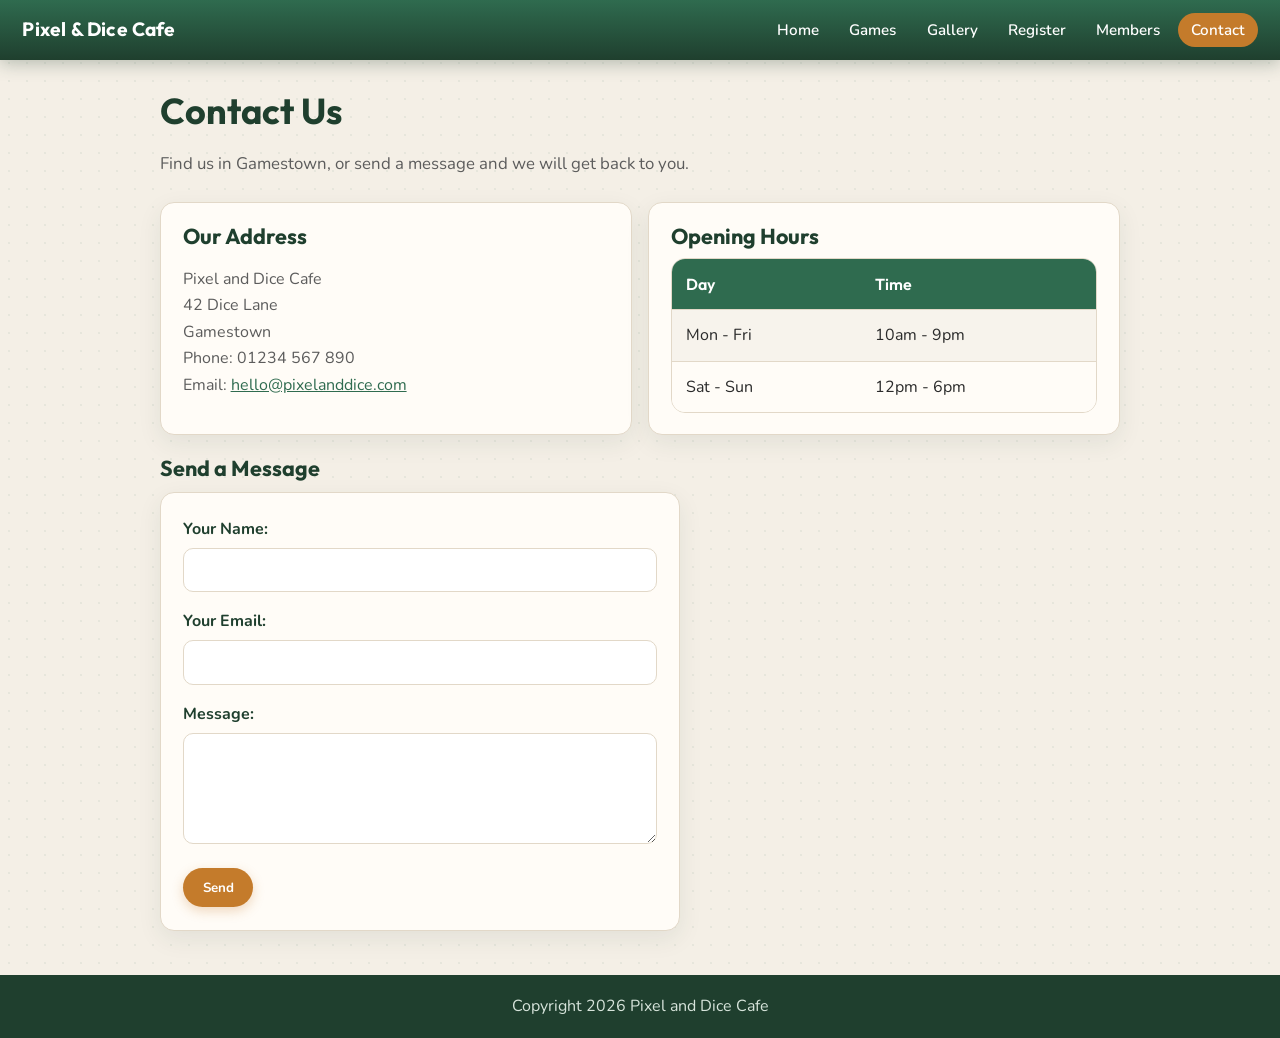
<file: contact.html>
<!DOCTYPE html>
<html lang="en">
<head>
    <meta charset="UTF-8">
    <meta name="viewport" content="width=device-width, initial-scale=1.0">
    <title>Pixel and Dice Cafe - Contact</title>
    <link rel="stylesheet" href="csslab.css">
</head>
<body>

    <nav class="nav">
        <a class="nav-brand" href="index.html">Pixel &amp; Dice Cafe</a>
        <ul class="nav-links">
            <li><a href="index.html">Home</a></li>
            <li><a href="games.html">Games</a></li>
            <li><a href="gallery.html">Gallery</a></li>
            <li><a href="register.php">Register</a></li>
            <li><a href="members.php">Members</a></li>
            <li><a class="active" href="contact.html">Contact</a></li>
        </ul>
    </nav>

    <main class="container">
        <div class="page-intro">
            <h1>Contact Us</h1>
            <p>Find us in Gamestown, or send a message and we will get back to you.</p>
        </div>

        <div class="split">
            <div class="card">
                <h2>Our Address</h2>
                <p>
                    Pixel and Dice Cafe<br>
                    42 Dice Lane<br>
                    Gamestown<br>
                    Phone: 01234 567 890<br>
                    Email: <a href="mailto:hello@pixelanddice.com">hello@pixelanddice.com</a>
                </p>
            </div>

            <div class="card">
                <h2>Opening Hours</h2>
                <div class="table-wrap">
                    <table>
                        <tr>
                            <th>Day</th>
                            <th>Time</th>
                        </tr>
                        <tr>
                            <td>Mon - Fri</td>
                            <td>10am - 9pm</td>
                        </tr>
                        <tr>
                            <td>Sat - Sun</td>
                            <td>12pm - 6pm</td>
                        </tr>
                    </table>
                </div>
            </div>
        </div>

        <h2>Send a Message</h2>
        <form id="contact-form" data-validate>
            <p class="form-error" aria-live="polite"></p>

            <div class="form-group">
                <label for="name">Your Name:</label>
                <input type="text" id="name" name="name" data-required>
            </div>

            <div class="form-group">
                <label for="email">Your Email:</label>
                <input type="email" id="email" name="email" data-required>
            </div>

            <div class="form-group">
                <label for="message">Message:</label>
                <textarea id="message" name="message" rows="4" data-required></textarea>
            </div>

            <button class="btn" type="submit">Send</button>
        </form>
    </main>

    <footer class="footer">
        <p>Copyright 2026 Pixel and Dice Cafe</p>
    </footer>

    <script src="script.js"></script>
</body>
</html>
</file>
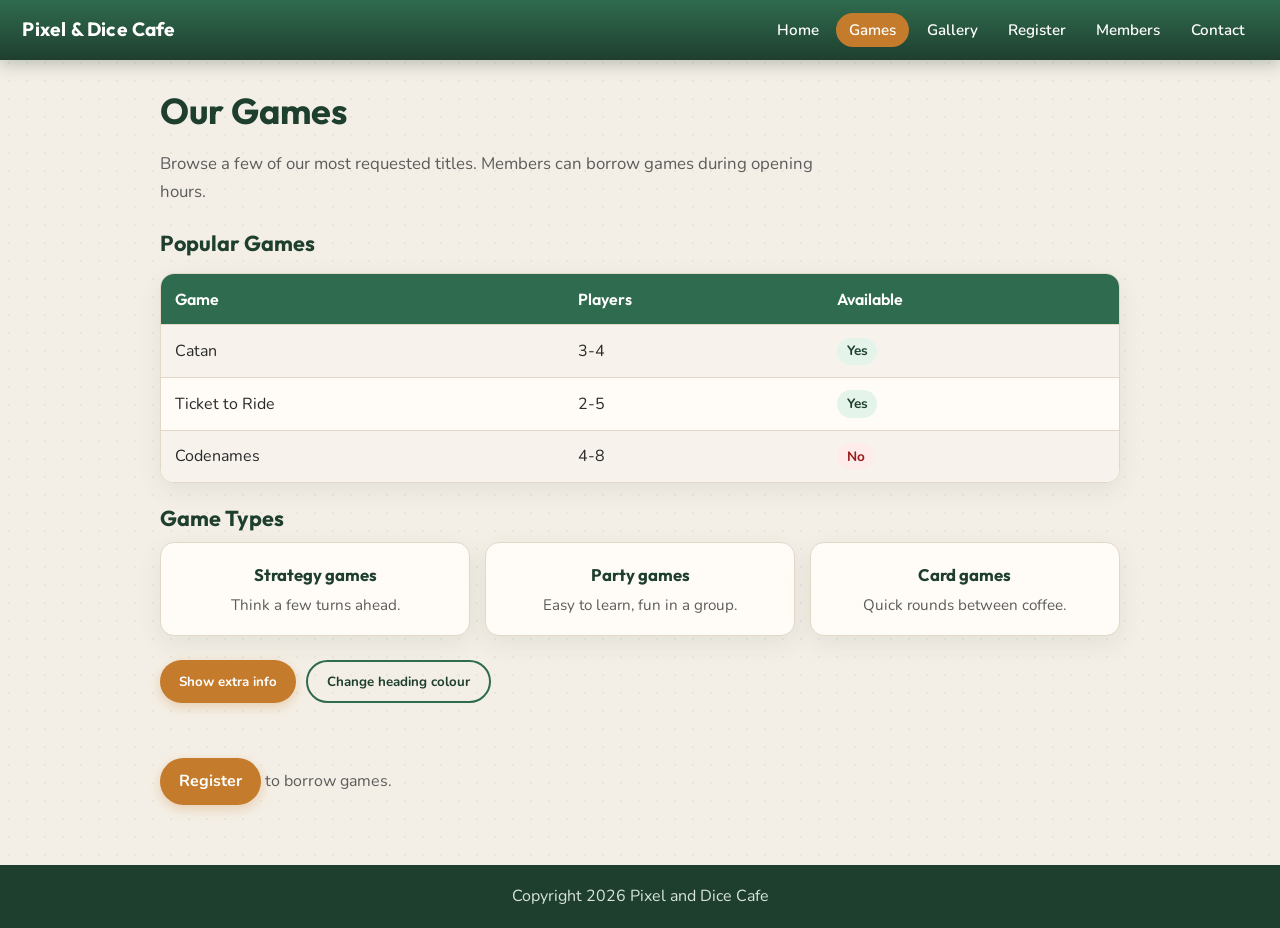
<file: games.html>
<!DOCTYPE html>
<html lang="en">
<head>
    <meta charset="UTF-8">
    <meta name="viewport" content="width=device-width, initial-scale=1.0">
    <title>Pixel and Dice Cafe - Games</title>
    <link rel="stylesheet" href="csslab.css">
</head>
<body>

    <nav class="nav">
        <a class="nav-brand" href="index.html">Pixel &amp; Dice Cafe</a>
        <ul class="nav-links">
            <li><a href="index.html">Home</a></li>
            <li><a class="active" href="games.html">Games</a></li>
            <li><a href="gallery.html">Gallery</a></li>
            <li><a href="register.php">Register</a></li>
            <li><a href="members.php">Members</a></li>
            <li><a href="contact.html">Contact</a></li>
        </ul>
    </nav>

    <main class="container">
        <div class="page-intro">
            <h1 id="games-heading">Our Games</h1>
            <p>Browse a few of our most requested titles. Members can borrow games during opening hours.</p>
        </div>

        <h2>Popular Games</h2>
        <div class="table-wrap">
            <table>
                <tr>
                    <th>Game</th>
                    <th>Players</th>
                    <th>Available</th>
                </tr>
                <tr>
                    <td>Catan</td>
                    <td>3-4</td>
                    <td><span class="badge badge-yes">Yes</span></td>
                </tr>
                <tr>
                    <td>Ticket to Ride</td>
                    <td>2-5</td>
                    <td><span class="badge badge-yes">Yes</span></td>
                </tr>
                <tr>
                    <td>Codenames</td>
                    <td>4-8</td>
                    <td><span class="badge badge-no">No</span></td>
                </tr>
            </table>
        </div>

        <h2>Game Types</h2>
        <ul class="info-grid">
            <li class="card mini-card">
                <strong>Strategy games</strong>
                <p>Think a few turns ahead.</p>
            </li>
            <li class="card mini-card">
                <strong>Party games</strong>
                <p>Easy to learn, fun in a group.</p>
            </li>
            <li class="card mini-card">
                <strong>Card games</strong>
                <p>Quick rounds between coffee.</p>
            </li>
        </ul>

        <div class="btn-row">
            <button type="button" class="btn" id="toggle-info-btn">Show extra info</button>
            <button type="button" class="btn btn-outline" id="change-colour-btn">Change heading colour</button>
        </div>

        <div id="extra-info" class="card">
            <p>Members can borrow up to 3 games at a time. Ask staff if you need a rules explanation.</p>
        </div>
        <p id="confirm-message"></p>

        <p><a class="btn" href="register.php">Register</a> to borrow games.</p>
    </main>

    <footer class="footer">
        <p>Copyright 2026 Pixel and Dice Cafe</p>
    </footer>

    <script src="script.js"></script>
</body>
</html>
</file>
<file: csslab.css>
/* Pixel & Dice Cafe — CSS Lab */

@import url("https://fonts.googleapis.com/css2?family=Nunito:wght@400;600;700&family=Outfit:wght@600;700&display=swap");

:root {
  --green: #2f6b4f;
  --green-dark: #1f3f2e;
  --accent: #c47b2b;
  --accent-hover: #a66522;
  --bg: #f4efe6;
  --card: #fffcf7;
  --text: #2a2a2a;
  --muted: #5c5c5c;
  --border: #e2d8c8;
  --shadow: 0 8px 24px rgba(31, 63, 46, 0.08);
  --radius: 14px;
}

* {
  box-sizing: border-box;
}

html,
body {
  min-height: 100%;
}

body {
  margin: 0;
  display: flex;
  flex-direction: column;
  font-family: "Nunito", sans-serif;
  color: var(--text);
  background-color: var(--bg);
  background-image:
    radial-gradient(rgba(47, 107, 79, 0.07) 1px, transparent 1px);
  background-size: 18px 18px;
  line-height: 1.65;
}

main.container {
  flex: 1;
}

h1,
h2,
h3 {
  font-family: "Outfit", sans-serif;
  color: var(--green-dark);
  line-height: 1.25;
  margin-top: 0;
}

h1 {
  font-size: clamp(1.7rem, 3vw, 2.25rem);
  margin-bottom: 0.5rem;
}

h2 {
  font-size: 1.35rem;
  margin-bottom: 0.65rem;
}

h3 {
  font-size: 1.15rem;
  margin-bottom: 0.5rem;
}

p {
  color: var(--muted);
}

a {
  color: var(--green);
}

a:hover {
  color: var(--accent);
}

img {
  max-width: 100%;
  height: auto;
  display: block;
}

/* Navigation — Flexbox */
.nav {
  display: flex;
  justify-content: space-between;
  align-items: center;
  flex-wrap: wrap;
  gap: 0.75rem;
  background: linear-gradient(180deg, var(--green) 0%, var(--green-dark) 100%);
  padding: 0.9rem 1.4rem;
  position: sticky;
  top: 0;
  z-index: 20;
  box-shadow: 0 4px 16px rgba(31, 63, 46, 0.28);
}

.nav-brand {
  color: #fff;
  font-family: "Outfit", sans-serif;
  font-weight: 700;
  font-size: 1.2rem;
  letter-spacing: 0.01em;
  text-decoration: none;
}

.nav-brand:hover {
  color: #ffe8c7;
}

.nav-links {
  display: flex;
  flex-wrap: wrap;
  gap: 0.3rem;
  list-style: none;
  margin: 0;
  padding: 0;
}

.nav-links a {
  color: #fff;
  text-decoration: none;
  padding: 0.42rem 0.8rem;
  border-radius: 999px;
  font-weight: 600;
  font-size: 0.95rem;
  transition: background 0.2s ease, transform 0.2s ease;
}

.nav-links a:hover,
.nav-links a.active {
  background: rgba(255, 255, 255, 0.18);
  color: #fff;
}

.nav-links a.active {
  background: var(--accent);
}

.container {
  width: min(960px, calc(100% - 2rem));
  margin: 0 auto;
  padding: 1.75rem 0 2.75rem;
}

.page-intro {
  margin-bottom: 1.5rem;
}

.page-intro p,
.lead {
  font-size: 1.05rem;
  max-width: 42rem;
}

/* Buttons */
.btn {
  display: inline-block;
  background: var(--accent);
  color: #fff;
  text-decoration: none;
  border: none;
  padding: 0.65rem 1.2rem;
  border-radius: 999px;
  font-family: "Nunito", sans-serif;
  font-weight: 700;
  cursor: pointer;
  box-shadow: 0 4px 12px rgba(196, 123, 43, 0.28);
  transition: background 0.2s ease, transform 0.2s ease, box-shadow 0.2s ease;
}

.btn:hover {
  background: var(--accent-hover);
  color: #fff;
  transform: translateY(-1px);
  box-shadow: 0 6px 16px rgba(196, 123, 43, 0.35);
}

.btn-outline {
  background: transparent;
  color: var(--green-dark);
  border: 2px solid var(--green);
  box-shadow: none;
}

.btn-outline:hover {
  background: var(--green);
  color: #fff;
  box-shadow: none;
}

/* Simple cards */
.card {
  background: var(--card);
  border: 1px solid var(--border);
  border-radius: var(--radius);
  padding: 1.25rem 1.35rem;
  margin-bottom: 1.15rem;
  box-shadow: var(--shadow);
}

.card h2,
.card h3 {
  margin-bottom: 0.45rem;
}

.hero {
  background: var(--card);
  border: 1px solid var(--border);
  border-radius: var(--radius);
  padding: 1.6rem 1.5rem 1.45rem;
  margin-bottom: 1.25rem;
  box-shadow: var(--shadow);
  position: relative;
  overflow: hidden;
}

.hero::after {
  content: "";
  position: absolute;
  right: -40px;
  top: -40px;
  width: 160px;
  height: 160px;
  border-radius: 50%;
  background: rgba(196, 123, 43, 0.14);
}

.eyebrow {
  margin: 0 0 0.35rem;
  color: var(--accent);
  font-weight: 700;
  letter-spacing: 0.08em;
  text-transform: uppercase;
  font-size: 0.78rem;
}

#welcome-message {
  color: var(--green-dark);
  font-weight: 700;
  font-size: 1.08rem;
  margin: 0.35rem 0 1rem;
}

.feature-card {
  display: flex;
  flex-wrap: wrap;
  gap: 1.25rem;
  align-items: center;
}

.feature-copy {
  flex: 1 1 280px;
}

.feature-card img {
  flex: 1 1 240px;
  width: 100%;
  max-width: 360px;
  height: 210px;
  object-fit: cover;
  border-radius: 12px;
}

.info-grid {
  display: grid;
  grid-template-columns: repeat(auto-fit, minmax(180px, 1fr));
  gap: 0.9rem;
  margin: 0 0 1.5rem;
  padding: 0;
  list-style: none;
}

.mini-card {
  margin: 0;
  text-align: center;
  padding: 1.1rem 1rem;
}

.mini-card strong {
  display: block;
  color: var(--green-dark);
  font-family: "Outfit", sans-serif;
  font-size: 1.05rem;
  margin-bottom: 0.25rem;
}

.mini-card p {
  margin: 0;
  font-size: 0.95rem;
}

.split {
  display: grid;
  grid-template-columns: repeat(auto-fit, minmax(260px, 1fr));
  gap: 1rem;
  margin-bottom: 1.25rem;
}

.split .card {
  margin-bottom: 0;
}

.card .table-wrap {
  box-shadow: none;
  margin: 0.5rem 0 0;
}

.steps {
  background: var(--card);
  border: 1px solid var(--border);
  border-radius: var(--radius);
  padding: 1.1rem 1.25rem 1.1rem 2.2rem;
  box-shadow: var(--shadow);
  margin-bottom: 1.25rem;
}

.steps li {
  margin: 0.35rem 0;
}

/* Tables */
.table-wrap {
  overflow-x: auto;
  border: 1px solid var(--border);
  border-radius: var(--radius);
  box-shadow: var(--shadow);
  margin: 1rem 0 1.35rem;
  background: var(--card);
}

table {
  width: 100%;
  border-collapse: collapse;
  background: var(--card);
  margin: 0;
}

th,
td {
  border: none;
  border-bottom: 1px solid var(--border);
  padding: 0.75rem 0.9rem;
  text-align: left;
}

tr:last-child td {
  border-bottom: none;
}

th {
  background: var(--green);
  color: #fff;
  font-family: "Outfit", sans-serif;
  font-weight: 600;
}

tr:nth-child(even) td {
  background: #f7f3ec;
}

tr:has(td):hover td {
  background: #efe7d8;
}

p .btn + .btn {
  margin-left: 0.5rem;
}

.badge {
  display: inline-block;
  padding: 0.15rem 0.6rem;
  border-radius: 999px;
  font-size: 0.85rem;
  font-weight: 700;
}

.badge-yes {
  background: #e4f4ea;
  color: var(--green-dark);
}

.badge-no {
  background: #fdecea;
  color: #9b1c1c;
}

/* Forms */
form {
  background: var(--card);
  border: 1px solid var(--border);
  border-radius: var(--radius);
  padding: 1.4rem;
  max-width: 520px;
  box-shadow: var(--shadow);
}

.form-group {
  margin-bottom: 1rem;
}

.form-group label {
  display: block;
  font-weight: 700;
  margin-bottom: 0.35rem;
  color: var(--green-dark);
}

.form-group input,
.form-group select,
.form-group textarea {
  width: 100%;
  padding: 0.65rem 0.8rem;
  border: 1px solid var(--border);
  border-radius: 10px;
  font-family: "Nunito", sans-serif;
  font-size: 1rem;
  background: #fff;
  transition: border-color 0.2s ease, box-shadow 0.2s ease;
}

.form-group input:focus,
.form-group select:focus,
.form-group textarea:focus {
  outline: none;
  border-color: var(--green);
  box-shadow: 0 0 0 3px rgba(47, 107, 79, 0.15);
}

.form-error {
  display: none;
  color: #b42318;
  background: #fef3f2;
  border: 1px solid #fecdca;
  border-radius: 10px;
  padding: 0.6rem 0.75rem;
  margin-bottom: 1rem;
  font-weight: 600;
}

.input-error {
  border-color: #b42318 !important;
}

#extra-info {
  display: none;
  margin-top: 0.75rem;
}

#confirm-message {
  margin-top: 0.75rem;
  font-weight: 700;
  color: var(--green-dark);
  min-height: 1.4em;
}

.btn-row {
  display: flex;
  flex-wrap: wrap;
  gap: 0.6rem;
  margin: 1rem 0;
}

.alert-success {
  border-left: 5px solid var(--green);
}

.alert-error {
  border-left: 5px solid #b42318;
}

/* Gallery flip cards */
.gallery {
  display: grid;
  grid-template-columns: repeat(auto-fill, minmax(230px, 1fr));
  gap: 1.25rem;
}

.flip-card {
  width: 100%;
  height: 210px;
  perspective: 1000px;
}

.flip-inner {
  position: relative;
  width: 100%;
  height: 100%;
  transition: transform 0.6s ease;
  transform-style: preserve-3d;
}

.flip-card:hover .flip-inner {
  transform: rotateY(180deg);
}

.flip-front,
.flip-back {
  position: absolute;
  width: 100%;
  height: 100%;
  backface-visibility: hidden;
  border-radius: var(--radius);
  overflow: hidden;
  border: 1px solid var(--border);
  box-shadow: var(--shadow);
}

.flip-front img {
  width: 100%;
  height: 100%;
  object-fit: cover;
}

.flip-front .caption {
  position: absolute;
  left: 0;
  right: 0;
  bottom: 0;
  background: linear-gradient(transparent, rgba(0, 0, 0, 0.7));
  color: #fff;
  padding: 1.4rem 0.8rem 0.7rem;
  font-size: 1rem;
  font-weight: 700;
}

.flip-back {
  background: linear-gradient(160deg, var(--green) 0%, var(--green-dark) 100%);
  color: #fff;
  transform: rotateY(180deg);
  display: flex;
  align-items: center;
  justify-content: center;
  padding: 1rem;
  text-align: center;
}

.flip-back p {
  margin: 0;
  color: #fff;
}

/* Footer */
.footer {
  background: var(--green-dark);
  color: #d7e4db;
  text-align: center;
  padding: 1.15rem 1rem;
  margin-top: auto;
}

.footer p {
  margin: 0;
  color: #d7e4db;
}

.footer a {
  color: #ffd89a;
}

/* Responsive */
@media (max-width: 600px) {
  .nav {
    flex-direction: column;
    align-items: flex-start;
  }

  .feature-card img {
    max-width: none;
    height: 180px;
  }

  .container {
    width: min(960px, calc(100% - 1.5rem));
  }
}
</file>
